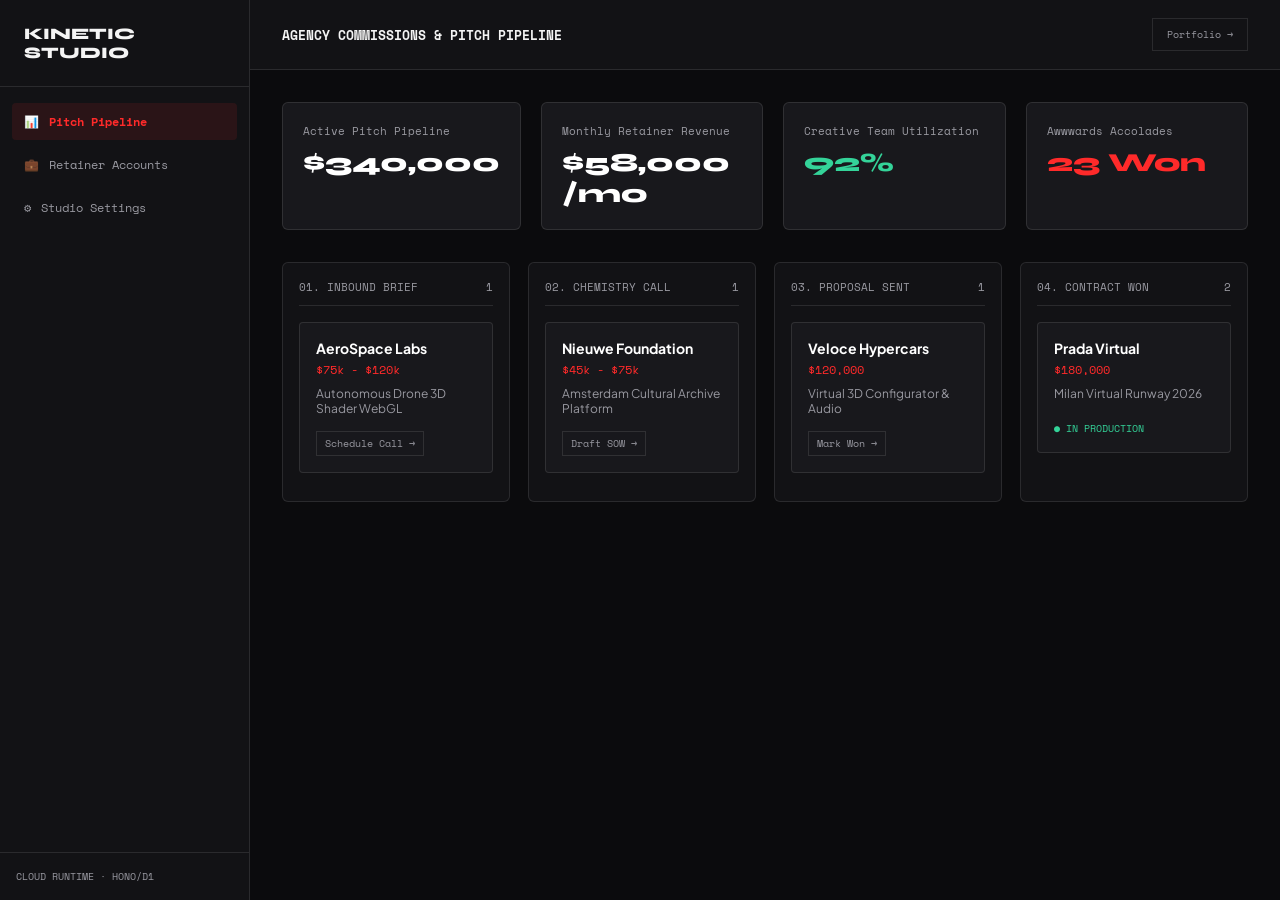
<file: public/admin.html>
<!DOCTYPE html>
<html lang="en">
<head>
  <meta charset="UTF-8">
  <meta name="viewport" content="width=device-width, initial-scale=1.0">
  <title data-brand="brand_name">KINETIC Operations — Pitch Pipeline & Agency Retainer Hub</title>
  <link rel="preconnect" href="https://fonts.googleapis.com">
  <link rel="preconnect" href="https://fonts.gstatic.com" crossorigin>
  <link href="https://fonts.googleapis.com/css2?family=Space+Mono:wght@400;700&family=Syne:wght@700;800&family=Plus+Jakarta+Sans:wght@400;500;600;700&display=swap" rel="stylesheet">
  <script src="whitelabel.js"></script>
  <style>
    :root {
      --bg-base: #0b0b0d;
      --bg-surface: #121215;
      --bg-card: #18181c;
      --border-subtle: rgba(255, 255, 255, 0.1);
      --crimson: #ff2a2a;
      --text-main: #f4f4f4;
      --text-muted: #9999a1;
      --font-display: 'Syne', sans-serif;
      --font-mono: 'Space Mono', monospace;
      --font-sans: 'Plus Jakarta Sans', sans-serif;
      --sidebar-width: 250px;
    }

    * { box-sizing: border-box; margin: 0; padding: 0; }
    body {
      background-color: var(--bg-base);
      color: var(--text-main);
      font-family: var(--font-sans);
      display: flex;
      min-height: 100vh;
    }

    .sidebar {
      width: var(--sidebar-width);
      background: var(--bg-surface);
      border-right: 1px solid var(--border-subtle);
      display: flex;
      flex-direction: column;
      position: fixed;
      top: 0;
      bottom: 0;
      left: 0;
    }
    .sidebar-header {
      padding: 24px;
      font-family: var(--font-display);
      font-size: 16px;
      font-weight: 800;
      border-bottom: 1px solid var(--border-subtle);
    }
    .sidebar-nav {
      list-style: none;
      padding: 16px 12px;
      display: flex;
      flex-direction: column;
      gap: 6px;
      flex: 1;
      font-family: var(--font-mono);
      font-size: 12px;
    }
    .nav-item {
      padding: 10px 12px;
      border-radius: 4px;
      color: var(--text-muted);
      cursor: pointer;
      display: flex;
      align-items: center;
      gap: 10px;
    }
    .nav-item:hover, .nav-item.active {
      background: rgba(255, 42, 42, 0.1);
      color: #fff;
    }
    .nav-item.active { color: var(--crimson); font-weight: 700; }

    .main-wrap {
      margin-left: var(--sidebar-width);
      flex: 1;
      display: flex;
      flex-direction: column;
    }
    .topbar {
      height: 70px;
      background: var(--bg-surface);
      border-bottom: 1px solid var(--border-subtle);
      display: flex;
      align-items: center;
      justify-content: space-between;
      padding: 0 32px;
    }
    .content-body { padding: 32px; flex: 1; }

    /* METRICS */
    .metrics-grid {
      display: grid;
      grid-template-columns: repeat(4, 1fr);
      gap: 20px;
      margin-bottom: 32px;
    }
    @media (max-width: 1024px) {
      .metrics-grid { grid-template-columns: repeat(2, 1fr); }
    }
    .metric-card {
      background: var(--bg-card);
      border: 1px solid var(--border-subtle);
      border-radius: 6px;
      padding: 20px;
    }
    .metric-title {
      font-family: var(--font-mono);
      font-size: 11px;
      color: var(--text-muted);
      margin-bottom: 8px;
    }
    .metric-val {
      font-family: var(--font-display);
      font-size: 26px;
      font-weight: 800;
      color: #fff;
    }

    .tab-pane { display: none; }
    .tab-pane.active { display: block; }

    /* KANBAN */
    .kanban-grid {
      display: grid;
      grid-template-columns: repeat(4, 1fr);
      gap: 18px;
    }
    @media (max-width: 1100px) {
      .kanban-grid { grid-template-columns: 1fr 1fr; }
    }
    .kanban-col {
      background: var(--bg-surface);
      border: 1px solid var(--border-subtle);
      border-radius: 6px;
      padding: 16px;
    }
    .col-header {
      font-family: var(--font-mono);
      font-size: 11px;
      color: var(--text-muted);
      border-bottom: 1px solid var(--border-subtle);
      padding-bottom: 10px;
      margin-bottom: 16px;
      display: flex;
      justify-content: space-between;
    }
    .pitch-card {
      background: var(--bg-card);
      border: 1px solid var(--border-subtle);
      border-radius: 4px;
      padding: 16px;
      margin-bottom: 12px;
      transition: all 0.2s ease;
    }
    .pitch-card:hover { border-color: var(--crimson); }
    .pitch-comp {
      font-weight: 700;
      color: #fff;
      font-size: 14px;
      margin-bottom: 4px;
    }
    .pitch-budget {
      font-family: var(--font-mono);
      font-size: 12px;
      color: var(--crimson);
      margin-bottom: 8px;
    }
    .pitch-scope {
      font-size: 12px;
      color: var(--text-muted);
      margin-bottom: 14px;
    }
    .btn-advance {
      font-family: var(--font-mono);
      font-size: 10px;
      background: transparent;
      border: 1px solid var(--border-subtle);
      color: var(--text-muted);
      padding: 4px 8px;
      cursor: pointer;
    }
    .btn-advance:hover { border-color: #fff; color: #fff; }

    .toast-box {
      position: fixed;
      bottom: 24px;
      right: 24px;
      background: var(--bg-card);
      border: 1px solid var(--crimson);
      color: #fff;
      font-family: var(--font-mono);
      font-size: 12px;
      padding: 12px 18px;
      border-radius: 4px;
      display: none;
      z-index: 999;
    }
  </style>
</head>
<body>

  <aside class="sidebar">
    <div class="sidebar-header" data-brand="brand_name">
      KINETIC STUDIO
    </div>
    <ul class="sidebar-nav">
      <li class="nav-item active" onclick="switchTab('pipeline', this)">
        <span>📊</span>
        <span>Pitch Pipeline</span>
      </li>
      <li class="nav-item" onclick="switchTab('retainers', this)">
        <span>💼</span>
        <span>Retainer Accounts</span>
      </li>
      <li class="nav-item" onclick="switchTab('settings', this)">
        <span>⚙️</span>
        <span>Studio Settings</span>
      </li>
    </ul>
    <div style="padding: 16px; font-family: var(--font-mono); font-size: 10px; color: var(--text-muted); border-top: 1px solid var(--border-subtle);">
      CLOUD RUNTIME · HONO/D1
    </div>
  </aside>

  <div class="main-wrap">
    <header class="topbar">
      <div style="font-family: var(--font-mono); font-size: 13px; font-weight: 700;">
        AGENCY COMMISSIONS & PITCH PIPELINE
      </div>
      <a href="index.html" class="btn-advance" style="text-decoration: none; padding: 8px 14px;" target="_blank">
        Portfolio &rarr;
      </a>
    </header>

    <main class="content-body">
      <div class="metrics-grid">
        <div class="metric-card">
          <div class="metric-title">Active Pitch Pipeline</div>
          <div class="metric-val">$340,000</div>
        </div>
        <div class="metric-card">
          <div class="metric-title">Monthly Retainer Revenue</div>
          <div class="metric-val">$58,000 /mo</div>
        </div>
        <div class="metric-card">
          <div class="metric-title">Creative Team Utilization</div>
          <div class="metric-val" style="color: #34d399;">92%</div>
        </div>
        <div class="metric-card">
          <div class="metric-title">Awwwards Accolades</div>
          <div class="metric-val" style="color: var(--crimson);">23 Won</div>
        </div>
      </div>

      <!-- TAB 1: PIPELINE -->
      <section class="tab-pane active" id="tabPipeline">
        <div class="kanban-grid">
          <div class="kanban-col">
            <div class="col-header">
              <span>01. INBOUND BRIEF</span>
              <span>1</span>
            </div>
            <div class="pitch-card">
              <div class="pitch-comp">AeroSpace Labs</div>
              <div class="pitch-budget">$75k - $120k</div>
              <div class="pitch-scope">Autonomous Drone 3D Shader WebGL</div>
              <button class="btn-advance" onclick="showToast('Lead advanced to Chemistry Call')">Schedule Call &rarr;</button>
            </div>
          </div>

          <div class="kanban-col">
            <div class="col-header">
              <span>02. CHEMISTRY CALL</span>
              <span>1</span>
            </div>
            <div class="pitch-card">
              <div class="pitch-comp">Nieuwe Foundation</div>
              <div class="pitch-budget">$45k - $75k</div>
              <div class="pitch-scope">Amsterdam Cultural Archive Platform</div>
              <button class="btn-advance" onclick="showToast('Drafting SOW Proposal')">Draft SOW &rarr;</button>
            </div>
          </div>

          <div class="kanban-col">
            <div class="col-header">
              <span>03. PROPOSAL SENT</span>
              <span>1</span>
            </div>
            <div class="pitch-card">
              <div class="pitch-comp">Veloce Hypercars</div>
              <div class="pitch-budget">$120,000</div>
              <div class="pitch-scope">Virtual 3D Configurator & Audio</div>
              <button class="btn-advance" onclick="showToast('Contract Won!')">Mark Won &rarr;</button>
            </div>
          </div>

          <div class="kanban-col">
            <div class="col-header">
              <span>04. CONTRACT WON</span>
              <span>2</span>
            </div>
            <div class="pitch-card">
              <div class="pitch-comp">Prada Virtual</div>
              <div class="pitch-budget">$180,000</div>
              <div class="pitch-scope">Milan Virtual Runway 2026</div>
              <span style="font-family: var(--font-mono); font-size: 10px; color: #34d399;">● IN PRODUCTION</span>
            </div>
          </div>
        </div>
      </section>

      <!-- TAB 2: RETAINERS -->
      <section class="tab-pane" id="tabRetainers">
        <div style="background: var(--bg-card); border: 1px solid var(--border-subtle); padding: 24px; border-radius: 6px;">
          <div style="font-family: var(--font-mono); font-size: 13px; font-weight: 700; margin-bottom: 16px;">
            Active Monthly Retainers (Design + Creative Engineering)
          </div>
          <div style="font-size: 13px; color: var(--text-muted); line-height: 2;">
            ● Hyperion Dynamics — $28,000 / month (2 Dedicated Creative Techs)<br>
            ● Aether Spatial Labs — $30,000 / month (1 Motion Lead, 1 WebGL Engineer)
          </div>
        </div>
      </section>

      <!-- TAB 3: SETTINGS -->
      <section class="tab-pane" id="tabSettings">
        <div style="background: var(--bg-card); border: 1px solid var(--border-subtle); padding: 24px; border-radius: 6px; max-width: 500px;">
          <div style="font-family: var(--font-mono); font-size: 13px; font-weight: 700; margin-bottom: 16px;">
            Agency Parameters
          </div>
          <div style="margin-bottom: 16px;">
            <label style="display: block; font-family: var(--font-mono); font-size: 11px; margin-bottom: 6px;">Minimum Project Floor (USD)</label>
            <input type="text" value="$50,000" style="width: 100%; background: #000; border: 1px solid var(--border-subtle); color: #fff; padding: 8px 12px; font-family: var(--font-mono);">
          </div>
          <div style="margin-bottom: 16px;">
            <label style="display: block; font-family: var(--font-mono); font-size: 11px; margin-bottom: 6px;">Partner Direct WhatsApp</label>
            <input type="text" id="cfgWa" value="919061902295" style="width: 100%; background: #000; border: 1px solid var(--border-subtle); color: #fff; padding: 8px 12px; font-family: var(--font-mono);">
          </div>
          <button class="btn-advance" style="padding: 10px 16px;" onclick="showToast('Agency parameters saved.')">Save Preferences</button>
        </div>
      </section>
    </main>
  </div>

  <div class="toast-box" id="toastNotice"></div>

  <script>
    function switchTab(tab, el) {
      document.querySelectorAll('.nav-item').forEach(i => i.classList.remove('active'));
      el.classList.add('active');

      document.querySelectorAll('.tab-pane').forEach(p => p.classList.remove('active'));
      if (tab === 'pipeline') document.getElementById('tabPipeline').classList.add('active');
      else if (tab === 'retainers') document.getElementById('tabRetainers').classList.add('active');
      else if (tab === 'settings') document.getElementById('tabSettings').classList.add('active');
    }

    function showToast(msg) {
      const t = document.getElementById('toastNotice');
      t.textContent = msg;
      t.style.display = 'block';
      setTimeout(() => { t.style.display = 'none'; }, 3500);
    }
  </script>
</body>
</html>
</file>
